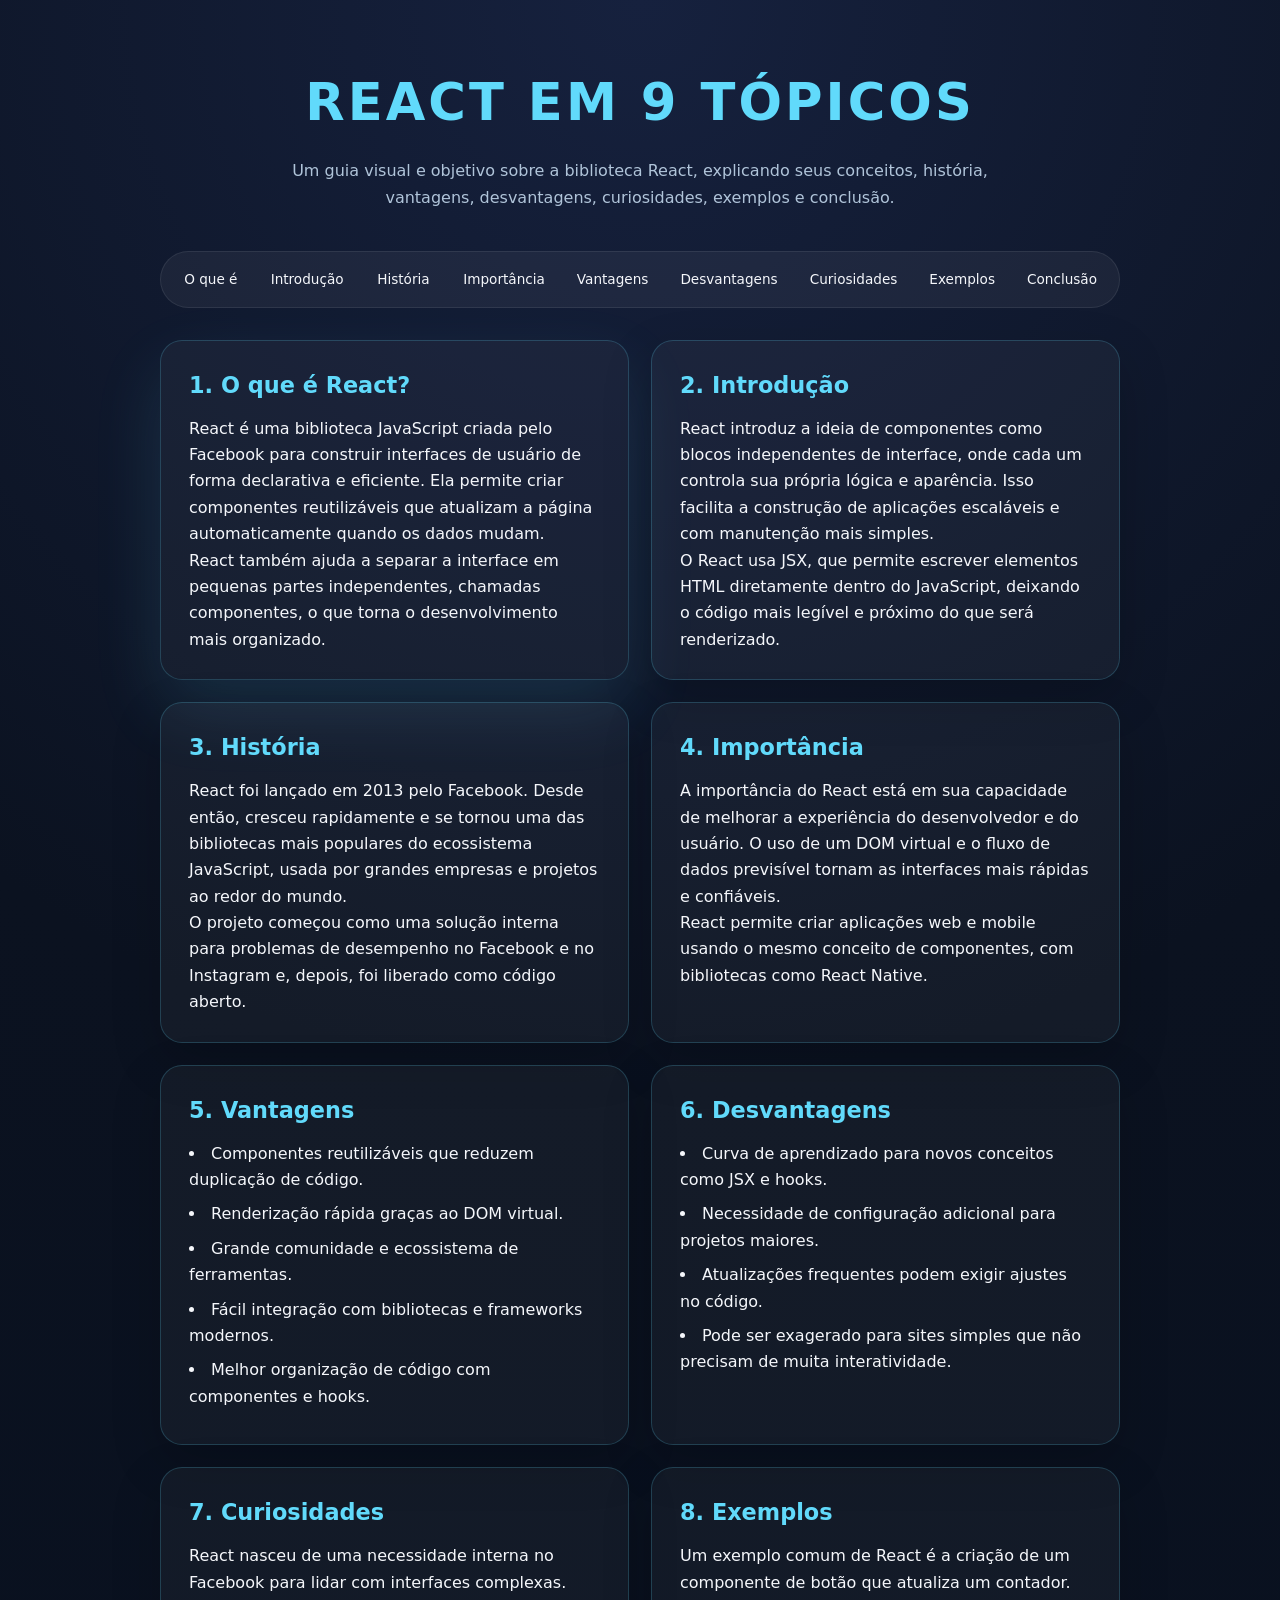
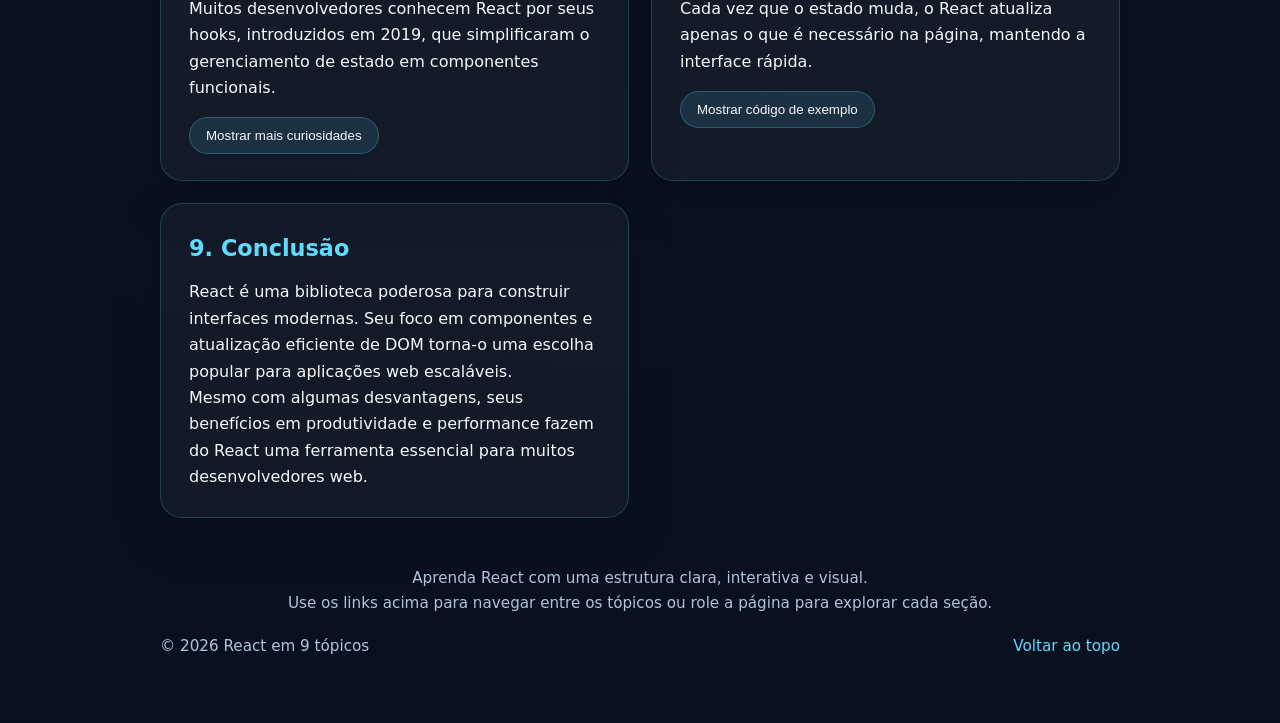
<file: index.html>
<!DOCTYPE html>
<html lang="pt-BR">
<head>
    <meta charset="UTF-8">
    <meta name="viewport" content="width=device-width, initial-scale=1.0">
    <title>React em 9 tópicos</title>
    <link rel="stylesheet" href="Projeto.css">
</head>
<body>
    <div class="container">
        <header id="top">
            <h1>React em 9 tópicos</h1>
            <p>Um guia visual e objetivo sobre a biblioteca React, explicando seus conceitos, história, vantagens, desvantagens, curiosidades, exemplos e conclusão.</p>
        </header>

        <nav class="top-nav" aria-label="Navegação principal">
            <ul>
                <li><a class="nav-link" href="#topic-1">O que é</a></li>
                <li><a class="nav-link" href="#topic-2">Introdução</a></li>
                <li><a class="nav-link" href="#topic-3">História</a></li>
                <li><a class="nav-link" href="#topic-4">Importância</a></li>
                <li><a class="nav-link" href="#topic-5">Vantagens</a></li>
                <li><a class="nav-link" href="#topic-6">Desvantagens</a></li>
                <li><a class="nav-link" href="#topic-7">Curiosidades</a></li>
                <li><a class="nav-link" href="#topic-8">Exemplos</a></li>
                <li><a class="nav-link" href="#topic-9">Conclusão</a></li>
            </ul>
        </nav>

        <section class="intro">
            <article class="card" id="topic-1">
                <h2>1. O que é React?</h2>
                <p>React é uma biblioteca JavaScript criada pelo Facebook para construir interfaces de usuário de forma declarativa e eficiente. Ela permite criar componentes reutilizáveis que atualizam a página automaticamente quando os dados mudam.</p>
                <p>React também ajuda a separar a interface em pequenas partes independentes, chamadas componentes, o que torna o desenvolvimento mais organizado.</p>
            </article>

            <article class="card" id="topic-2">
                <h2>2. Introdução</h2>
                <p>React introduz a ideia de componentes como blocos independentes de interface, onde cada um controla sua própria lógica e aparência. Isso facilita a construção de aplicações escaláveis e com manutenção mais simples.</p>
                <p>O React usa JSX, que permite escrever elementos HTML diretamente dentro do JavaScript, deixando o código mais legível e próximo do que será renderizado.</p>
            </article>

            <article class="card" id="topic-3">
                <h2>3. História</h2>
                <p>React foi lançado em 2013 pelo Facebook. Desde então, cresceu rapidamente e se tornou uma das bibliotecas mais populares do ecossistema JavaScript, usada por grandes empresas e projetos ao redor do mundo.</p>
                <p>O projeto começou como uma solução interna para problemas de desempenho no Facebook e no Instagram e, depois, foi liberado como código aberto.</p>
            </article>

            <article class="card" id="topic-4">
                <h2>4. Importância</h2>
                <p>A importância do React está em sua capacidade de melhorar a experiência do desenvolvedor e do usuário. O uso de um DOM virtual e o fluxo de dados previsível tornam as interfaces mais rápidas e confiáveis.</p>
                <p>React permite criar aplicações web e mobile usando o mesmo conceito de componentes, com bibliotecas como React Native.</p>
            </article>

            <article class="card" id="topic-5">
                <h2>5. Vantagens</h2>
                <ul>
                    <li>Componentes reutilizáveis que reduzem duplicação de código.</li>
                    <li>Renderização rápida graças ao DOM virtual.</li>
                    <li>Grande comunidade e ecossistema de ferramentas.</li>
                    <li>Fácil integração com bibliotecas e frameworks modernos.</li>
                    <li>Melhor organização de código com componentes e hooks.</li>
                </ul>
            </article>

            <article class="card" id="topic-6">
                <h2>6. Desvantagens</h2>
                <ul>
                    <li>Curva de aprendizado para novos conceitos como JSX e hooks.</li>
                    <li>Necessidade de configuração adicional para projetos maiores.</li>
                    <li>Atualizações frequentes podem exigir ajustes no código.</li>
                    <li>Pode ser exagerado para sites simples que não precisam de muita interatividade.</li>
                </ul>
            </article>

            <article class="card" id="topic-7">
                <h2>7. Curiosidades</h2>
                <p>React nasceu de uma necessidade interna no Facebook para lidar com interfaces complexas. Muitos desenvolvedores conhecem React por seus hooks, introduzidos em 2019, que simplificaram o gerenciamento de estado em componentes funcionais.</p>
                <div class="extra-info hidden" id="extra-curiosidades">
                    <p>Além do Facebook, empresas como Netflix, Airbnb, Uber e WhatsApp usam React. A biblioteca também inspirou outros projetos como Vue e Solid pela maneira declarativa de construir interfaces.</p>
                </div>
                <button class="toggle-button" data-target="extra-curiosidades" data-show="Mostrar mais curiosidades" data-hide="Ocultar curiosidades">Mostrar mais curiosidades</button>
            </article>

            <article class="card" id="topic-8">
                <h2>8. Exemplos</h2>
                <p>Um exemplo comum de React é a criação de um componente de botão que atualiza um contador. Cada vez que o estado muda, o React atualiza apenas o que é necessário na página, mantendo a interface rápida.</p>
                <div class="extra-info hidden" id="extra-exemplos">
                    <pre><code>function Contador() {
  const [count, setCount] = React.useState(0);

  return (
    &lt;button onClick={() =&gt; setCount(count + 1)}&gt;
      Contador: {count}
    &lt;/button&gt;
  );
}</code></pre>
                </div>
                <button class="toggle-button" data-target="extra-exemplos" data-show="Mostrar código de exemplo" data-hide="Ocultar código de exemplo">Mostrar código de exemplo</button>
            </article>

            <article class="card" id="topic-9">
                <h2>9. Conclusão</h2>
                <p>React é uma biblioteca poderosa para construir interfaces modernas. Seu foco em componentes e atualização eficiente de DOM torna-o uma escolha popular para aplicações web escaláveis.</p>
                <p>Mesmo com algumas desvantagens, seus benefícios em produtividade e performance fazem do React uma ferramenta essencial para muitos desenvolvedores web.</p>
            </article>
        </section>

        <footer>
            <div class="footer-content">
                <p>Aprenda React com uma estrutura clara, interativa e visual.</p>
                <p>Use os links acima para navegar entre os tópicos ou role a página para explorar cada seção.</p>
            </div>
            <div class="footer-bottom">
                <span>© <span id="year"></span> React em 9 tópicos</span>
                <a href="#top">Voltar ao topo</a>
            </div>
        </footer>
    </div>
    <script src="Projeto.js"></script>
</body>
</html>
</file>
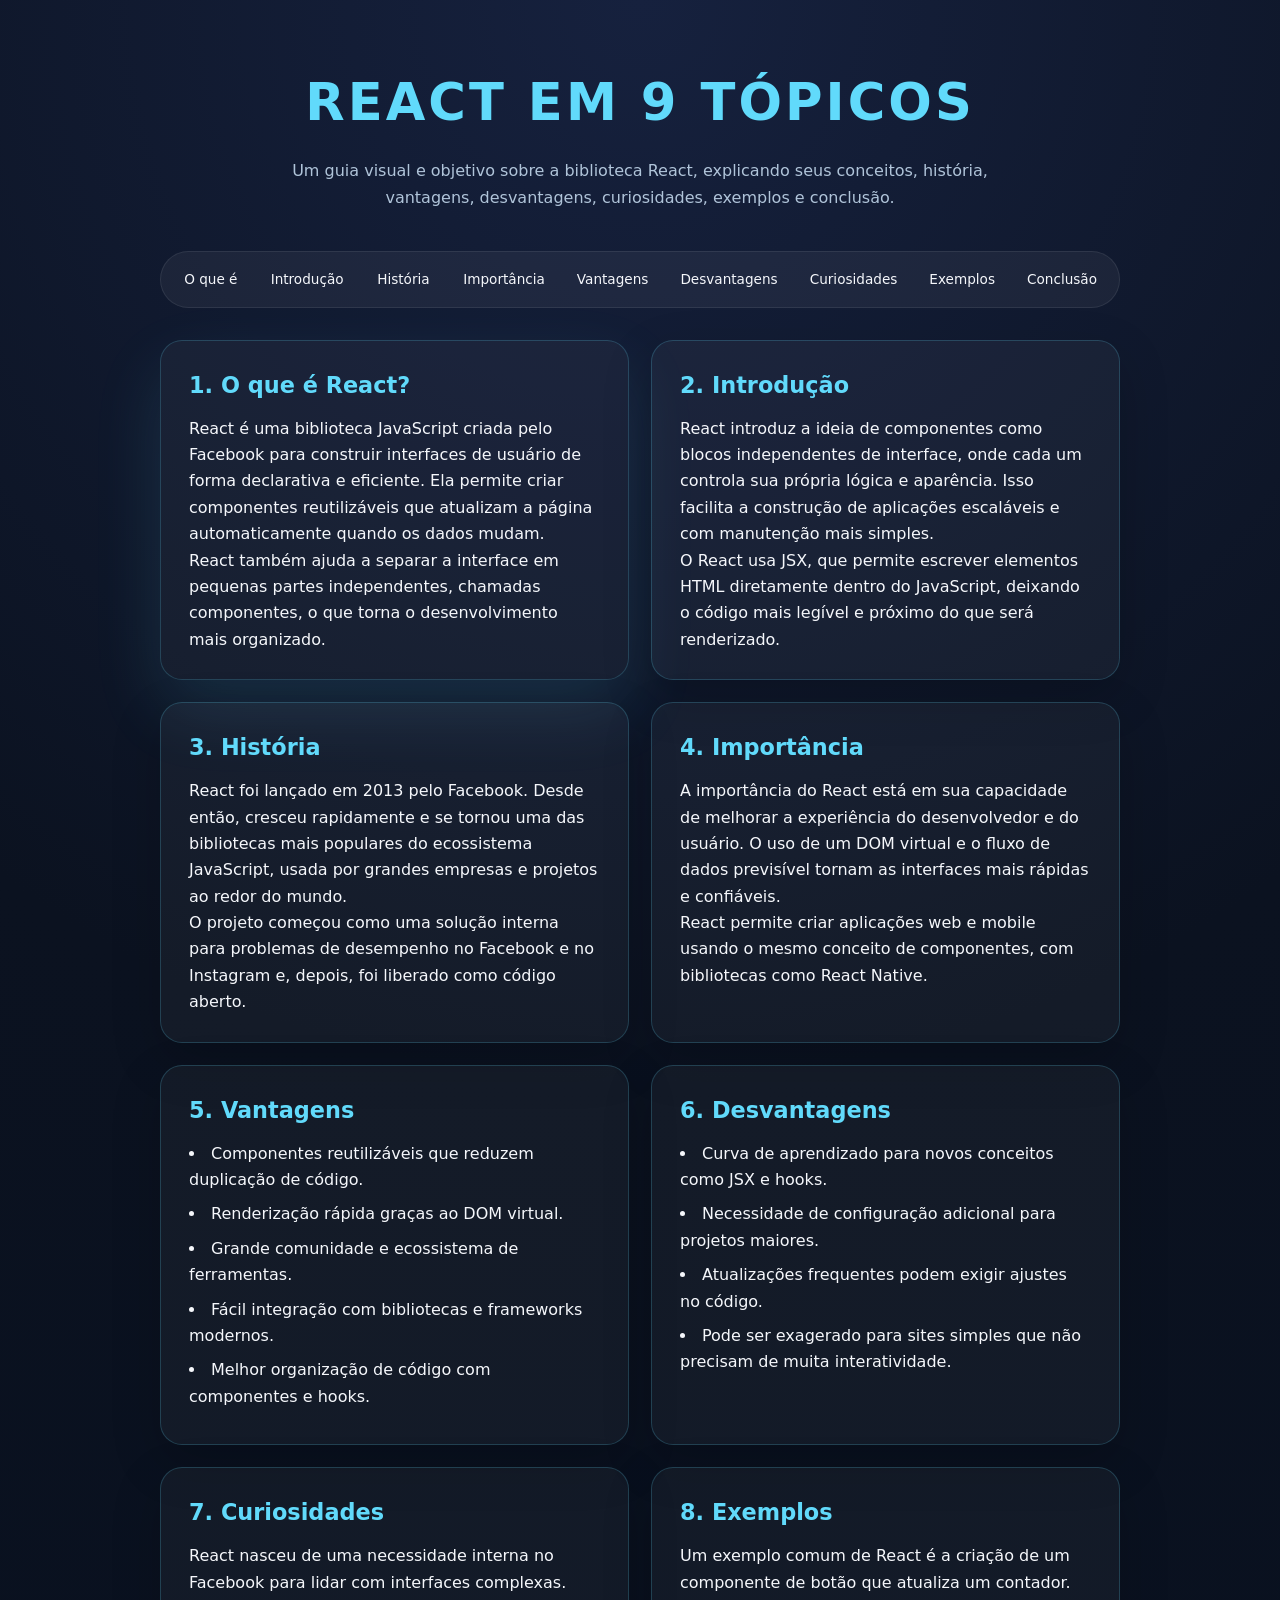
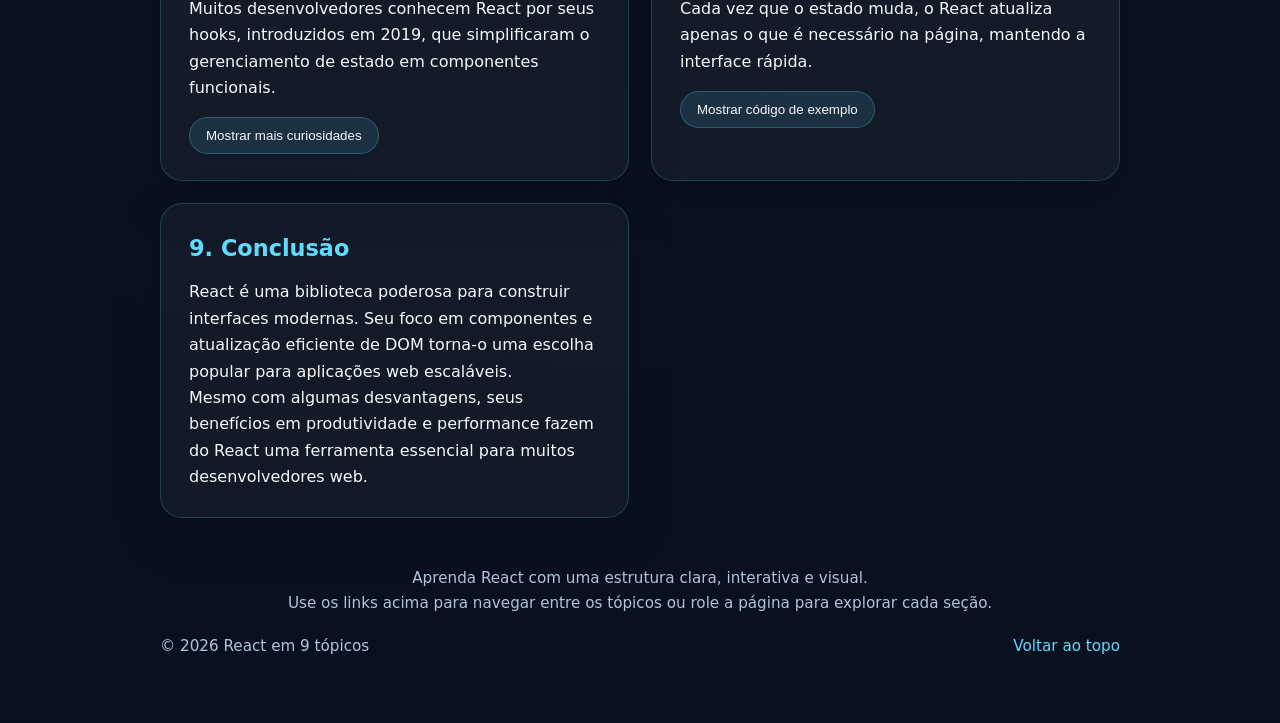
<file: Projeto.html>
﻿<!DOCTYPE html>
<html lang="pt-BR">
<head>
    <meta charset="UTF-8">
    <meta name="viewport" content="width=device-width, initial-scale=1.0">
    <title>React em 9 tópicos</title>
    <link rel="stylesheet" href="Projeto.css">
</head>
<body>
    <div class="container">
        <header id="top">
            <h1>React em 9 tópicos</h1>
            <p>Um guia visual e objetivo sobre a biblioteca React, explicando seus conceitos, história, vantagens, desvantagens, curiosidades, exemplos e conclusão.</p>
        </header>

        <nav class="top-nav" aria-label="Navegação principal">
            <ul>
                <li><a class="nav-link" href="#topic-1">O que é</a></li>
                <li><a class="nav-link" href="#topic-2">Introdução</a></li>
                <li><a class="nav-link" href="#topic-3">História</a></li>
                <li><a class="nav-link" href="#topic-4">Importância</a></li>
                <li><a class="nav-link" href="#topic-5">Vantagens</a></li>
                <li><a class="nav-link" href="#topic-6">Desvantagens</a></li>
                <li><a class="nav-link" href="#topic-7">Curiosidades</a></li>
                <li><a class="nav-link" href="#topic-8">Exemplos</a></li>
                <li><a class="nav-link" href="#topic-9">Conclusão</a></li>
            </ul>
        </nav>

        <section class="intro">
            <article class="card" id="topic-1">
                <h2>1. O que é React?</h2>
                <p>React é uma biblioteca JavaScript criada pelo Facebook para construir interfaces de usuário de forma declarativa e eficiente. Ela permite criar componentes reutilizáveis que atualizam a página automaticamente quando os dados mudam.</p>
                <p>React também ajuda a separar a interface em pequenas partes independentes, chamadas componentes, o que torna o desenvolvimento mais organizado.</p>
            </article>

            <article class="card" id="topic-2">
                <h2>2. Introdução</h2>
                <p>React introduz a ideia de componentes como blocos independentes de interface, onde cada um controla sua própria lógica e aparência. Isso facilita a construção de aplicações escaláveis e com manutenção mais simples.</p>
                <p>O React usa JSX, que permite escrever elementos HTML diretamente dentro do JavaScript, deixando o código mais legível e próximo do que será renderizado.</p>
            </article>

            <article class="card" id="topic-3">
                <h2>3. História</h2>
                <p>React foi lançado em 2013 pelo Facebook. Desde então, cresceu rapidamente e se tornou uma das bibliotecas mais populares do ecossistema JavaScript, usada por grandes empresas e projetos ao redor do mundo.</p>
                <p>O projeto começou como uma solução interna para problemas de desempenho no Facebook e no Instagram e, depois, foi liberado como código aberto.</p>
            </article>

            <article class="card" id="topic-4">
                <h2>4. Importância</h2>
                <p>A importância do React está em sua capacidade de melhorar a experiência do desenvolvedor e do usuário. O uso de um DOM virtual e o fluxo de dados previsível tornam as interfaces mais rápidas e confiáveis.</p>
                <p>React permite criar aplicações web e mobile usando o mesmo conceito de componentes, com bibliotecas como React Native.</p>
            </article>

            <article class="card" id="topic-5">
                <h2>5. Vantagens</h2>
                <ul>
                    <li>Componentes reutilizáveis que reduzem duplicação de código.</li>
                    <li>Renderização rápida graças ao DOM virtual.</li>
                    <li>Grande comunidade e ecossistema de ferramentas.</li>
                    <li>Fácil integração com bibliotecas e frameworks modernos.</li>
                    <li>Melhor organização de código com componentes e hooks.</li>
                </ul>
            </article>

            <article class="card" id="topic-6">
                <h2>6. Desvantagens</h2>
                <ul>
                    <li>Curva de aprendizado para novos conceitos como JSX e hooks.</li>
                    <li>Necessidade de configuração adicional para projetos maiores.</li>
                    <li>Atualizações frequentes podem exigir ajustes no código.</li>
                    <li>Pode ser exagerado para sites simples que não precisam de muita interatividade.</li>
                </ul>
            </article>

            <article class="card" id="topic-7">
                <h2>7. Curiosidades</h2>
                <p>React nasceu de uma necessidade interna no Facebook para lidar com interfaces complexas. Muitos desenvolvedores conhecem React por seus hooks, introduzidos em 2019, que simplificaram o gerenciamento de estado em componentes funcionais.</p>
                <div class="extra-info hidden" id="extra-curiosidades">
                    <p>Além do Facebook, empresas como Netflix, Airbnb, Uber e WhatsApp usam React. A biblioteca também inspirou outros projetos como Vue e Solid pela maneira declarativa de construir interfaces.</p>
                </div>
                <button class="toggle-button" data-target="extra-curiosidades" data-show="Mostrar mais curiosidades" data-hide="Ocultar curiosidades">Mostrar mais curiosidades</button>
            </article>

            <article class="card" id="topic-8">
                <h2>8. Exemplos</h2>
                <p>Um exemplo comum de React é a criação de um componente de botão que atualiza um contador. Cada vez que o estado muda, o React atualiza apenas o que é necessário na página, mantendo a interface rápida.</p>
                <div class="extra-info hidden" id="extra-exemplos">
                    <pre><code>function Contador() {
  const [count, setCount] = React.useState(0);

  return (
    &lt;button onClick={() =&gt; setCount(count + 1)}&gt;
      Contador: {count}
    &lt;/button&gt;
  );
}</code></pre>
                </div>
                <button class="toggle-button" data-target="extra-exemplos" data-show="Mostrar código de exemplo" data-hide="Ocultar código de exemplo">Mostrar código de exemplo</button>
            </article>

            <article class="card" id="topic-9">
                <h2>9. Conclusão</h2>
                <p>React é uma biblioteca poderosa para construir interfaces modernas. Seu foco em componentes e atualização eficiente de DOM torna-o uma escolha popular para aplicações web escaláveis.</p>
                <p>Mesmo com algumas desvantagens, seus benefícios em produtividade e performance fazem do React uma ferramenta essencial para muitos desenvolvedores web.</p>
            </article>
        </section>

        <footer>
            <div class="footer-content">
                <p>Aprenda React com uma estrutura clara, interativa e visual.</p>
                <p>Use os links acima para navegar entre os tópicos ou role a página para explorar cada seção.</p>
            </div>
            <div class="footer-bottom">
                <span>© <span id="year"></span> React em 9 tópicos</span>
                <a href="#top">Voltar ao topo</a>
            </div>
        </footer>
    </div>
    <script src="Projeto.js"></script>
</body>
</html>
</file>
<file: Projeto.css>
﻿/* Projeto.css - Estilos para o site sobre React */

:root {
    --bg: #0b1220;
    --surface: #15223f;
    --accent: #61dafb;
    --text: #f5f7fb;
    --muted: #b0c4d9;
    --border: rgba(97, 218, 251, 0.2);
}

* {
    box-sizing: border-box;
    margin: 0;
    padding: 0;
}

html {
    scroll-behavior: smooth;
}

body {
    font-family: "Inter", system-ui, sans-serif;
    line-height: 1.65;
    color: var(--text);
    background: radial-gradient(circle at top, #16213e 0%, #0b1220 45%, #08101f 100%);
}

.container {
    max-width: 1000px;
    margin: 0 auto;
    padding: 32px 20px 64px;
}

header {
    text-align: center;
    padding: 28px 0 24px;
}

header h1 {
    font-size: clamp(2rem, 4vw, 3.4rem);
    color: var(--accent);
    letter-spacing: 0.06em;
    text-transform: uppercase;
}

header p {
    margin-top: 14px;
    color: var(--muted);
    max-width: 720px;
    margin-left: auto;
    margin-right: auto;
}

.top-nav {
    margin: 16px 0 28px;
    background: rgba(255, 255, 255, 0.05);
    border: 1px solid rgba(255, 255, 255, 0.08);
    border-radius: 999px;
    padding: 10px 10px;
    overflow-x: hidden;
}

.top-nav ul {
    display: flex;
    gap: 8px;
    list-style: none;
    flex-wrap: nowrap;
    white-space: nowrap;
}

.top-nav ul li {
    flex: 1 1 0;
}

.top-nav a {
    display: block;
    width: 100%;
    padding: 6px 12px;
    border-radius: 999px;
    text-decoration: none;
    color: var(--text);
    font-size: 0.85rem;
    text-align: center;
    transition: background 0.2s ease, color 0.2s ease, transform 0.2s ease;
}

.top-nav a:hover {
    background: rgba(97, 218, 251, 0.16);
    color: #ffffff;
    transform: translateY(-1px);
}

/* Removido .top-nav a.active para evitar destaque visual prematuro */

.intro {
    display: grid;
    gap: 22px;
    margin-top: 32px;
}

.card {
    background: rgba(255, 255, 255, 0.04);
    border: 1px solid var(--border);
    border-radius: 22px;
    padding: 26px 28px;
    box-shadow: 0 18px 50px rgba(0, 0, 0, 0.18);
}

.card h2 {
    color: var(--accent);
    font-size: 1.4rem;
    margin-bottom: 12px;
}

.card p,
.card ul,
.card pre,
.card code {
    color: var(--text);
    font-size: 1rem;
}

.card pre {
    padding: 14px;
    overflow-x: auto;
    background: rgba(255, 255, 255, 0.06);
    border-radius: 14px;
    margin-top: 12px;
}

.card ul {
    margin-top: 12px;
    list-style: disc inside;
}

.card li {
    margin-bottom: 8px;
}

.card button.toggle-button {
    margin-top: 16px;
    padding: 10px 16px;
    background: rgba(97, 218, 251, 0.12);
    color: var(--text);
    border: 1px solid rgba(97, 218, 251, 0.25);
    border-radius: 999px;
    cursor: pointer;
    transition: background 0.2s ease, transform 0.2s ease;
}

.card button.toggle-button:hover {
    background: rgba(97, 218, 251, 0.22);
    transform: translateY(-1px);
}

.extra-info {
    margin-top: 14px;
    padding: 18px;
    background: rgba(255, 255, 255, 0.04);
    border: 1px solid rgba(255, 255, 255, 0.08);
    border-radius: 16px;
    color: var(--text);
    font-size: 0.98rem;
}

.hidden {
    display: none;
}

/* Efeito de destaque quando o usuário navega até um tópico ou passa o cursor */
.card:hover {
    transform: translateY(-6px);
    box-shadow: 0 28px 60px rgba(0,0,0,0.30), 0 0 0 4px rgba(97,218,251,0.04);
    transition: transform 0.25s ease, box-shadow 0.25s ease;
}

.card.highlight {
    animation: highlightPulse 1.4s ease;
    box-shadow: 0 30px 70px rgba(97,218,251,0.12);
}

@keyframes highlightPulse {
    0% { transform: translateY(0); box-shadow: 0 10px 30px rgba(97,218,251,0.06); }
    50% { transform: translateY(-6px); box-shadow: 0 30px 70px rgba(97,218,251,0.18); }
    100% { transform: translateY(0); box-shadow: 0 10px 30px rgba(97,218,251,0.06); }
}

footer {
    margin-top: 48px;
    text-align: center;
    color: var(--muted);
    font-size: 0.95rem;
}

.footer-content {
    margin-bottom: 18px;
}

.footer-bottom {
    display: flex;
    justify-content: space-between;
    align-items: center;
    gap: 12px;
    flex-wrap: wrap;
    color: var(--muted);
}

.footer-bottom a {
    color: var(--accent);
    text-decoration: none;
}

.footer-bottom a:hover {
    text-decoration: underline;
}

@media (min-width: 768px) {
    .intro {
        grid-template-columns: repeat(2, minmax(0, 1fr));
    }
}

@media (max-width: 680px) {
    .container {
        padding: 22px 16px 48px;
    }

    .card {
        padding: 24px;
    }

    .top-nav ul {
        gap: 10px;
    }
}
</file>
